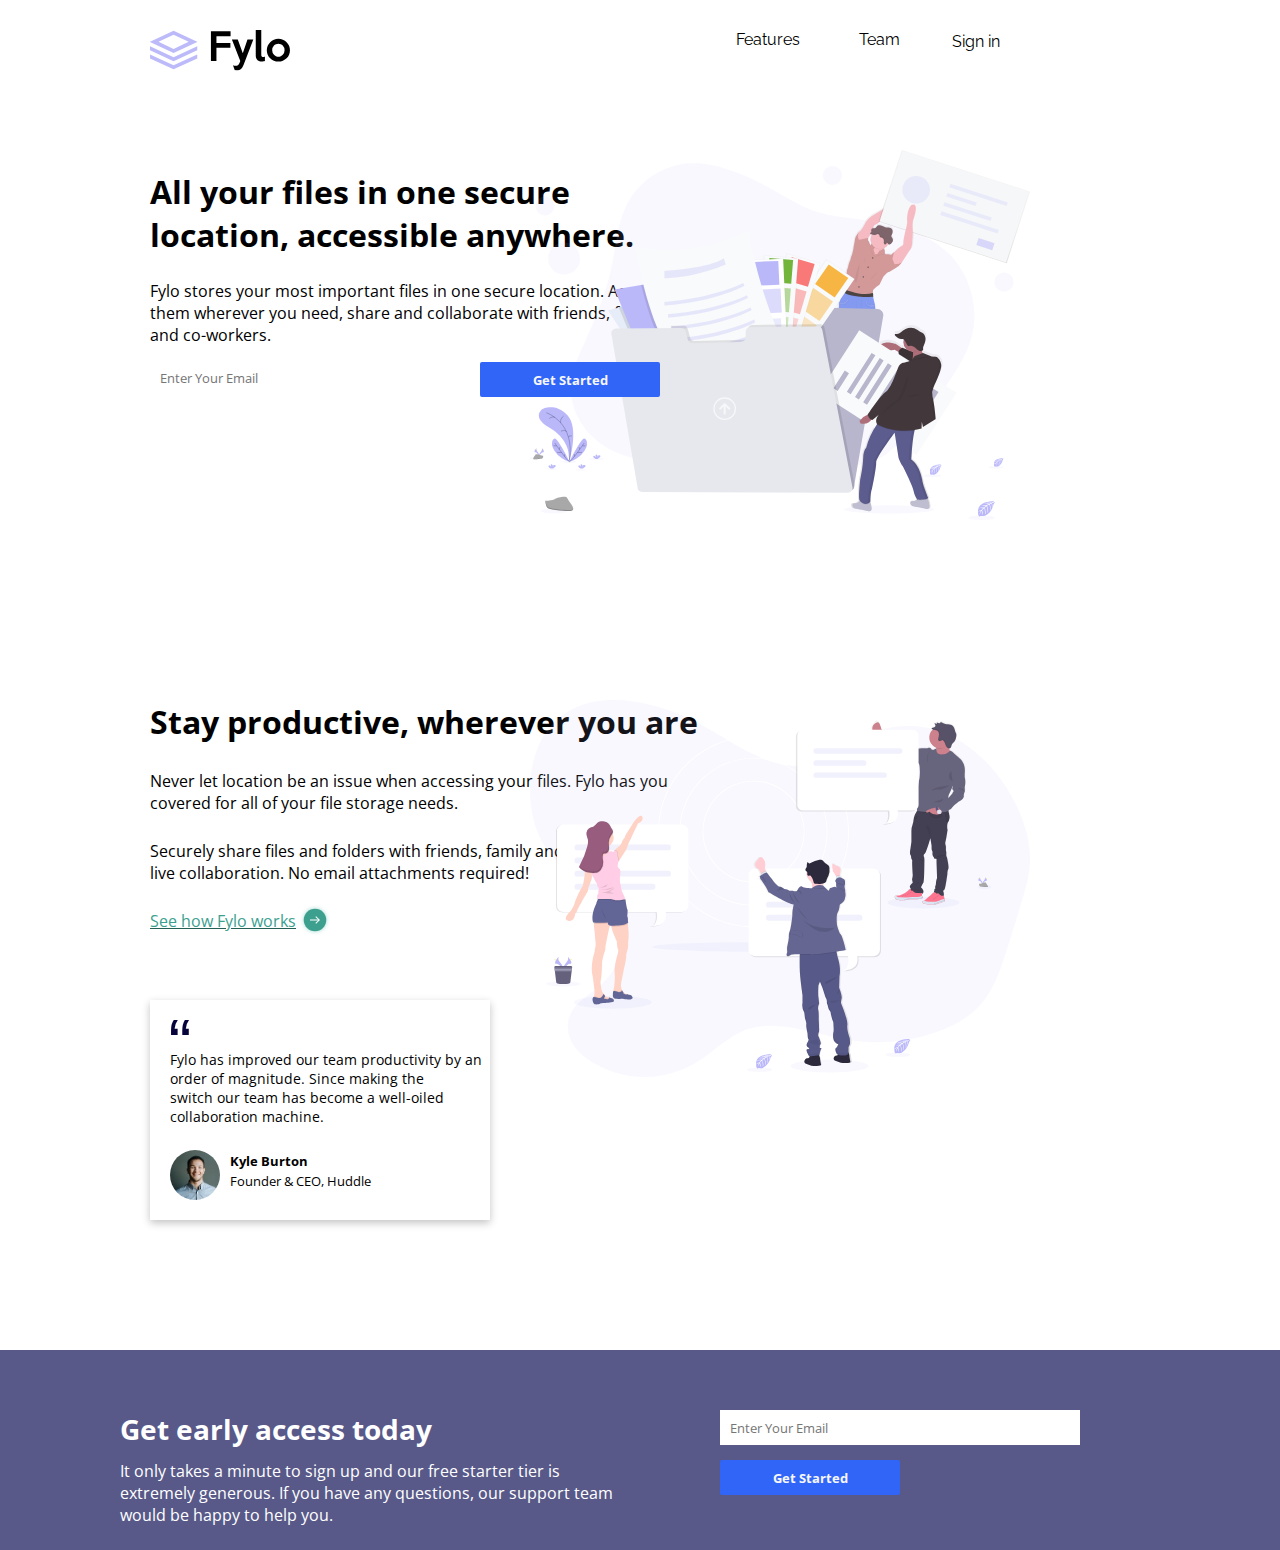
<file: index.html>
<!DOCTYPE html>
<html lang="en">
<head>
  <meta charset="UTF-8">
  <meta name="viewport" content="width=device-width, initial-scale=1.0">
  <link rel="stylesheet" href="style.css">
  <link rel="icon" type="image/png" sizes="32x32" href="./images/favicon-32x32.png">
  <title>Leaders exam</title>
</head>
<body>
  <img src="./images/logo.svg" id="main-logo">
  <div class="nav-bar">
    <a href="#" id="features">Features</a>
    <a href="#" id="team">Team</a>
    <a href="#" id="sign-in">Sign in</a>
  </div>

  <h1 id="h1-1">All your files in one secure <br> location, accessible anywhere.</h1>
  <p id="under-h1-1">Fylo stores your most important files in one secure location. 
    Access <br> them wherever you need, share and collaborate with friends, 
    family,<br> and co-workers.</p>

    <img src="./images/illustration-1.svg" id="img-1" >

    <form>
      <input type="email" placeholder="Enter Your Email" id="email">
      <button type="submit" id="get-started">Get Started</button>
    </form>

    <h1 id="h1-2">Stay productive, wherever you are</h1>
    <p id="under-h1-2">Never let location be an issue when accessing your files. Fylo has you <br>
      covered for all of your file storage needs.</p>
    <p id="under-h1-2-2">Securely share files and folders with friends, family and colleagues for <br>
      live collaboration. No email attachments required!</p>
    <a href="#" id="under-h1-2-3">See how Fylo works</a>
    <img src="./images/icon-arrow.svg" class="img-arrow">

    <div id="div1">
      <img src="./images/icon-quotes.svg" id="img-quotes">
      <p id="in-div1">  Fylo has improved our team productivity by an order of magnitude. Since 
        making the <br> switch our team has become a well-oiled collaboration machine.</p>
      <img src="./images/avatar-testimonial.jpg" id="img-CEO">
      <p id="in-div2">Kyle Burton</p>
      <p id="in-div3">Founder & CEO, Huddle</p>
    </div>

    <img src="./images/illustration-2.svg" id="img-2">

    <div id="div2">
      <h1>Get early access today</h1>
      <p>It only takes a minute to sign up and our free starter tier is <br>extremely generous. 
        If you have any questions, our support team <br>would be happy to help you.</p>
        <form>
          <input type="text" placeholder="Enter Your Email" id="email2">
          <button type="submit" id="get-started-for-free">Get Started</button>
        </form>
    </div>
    
</body>
</html>
</file>
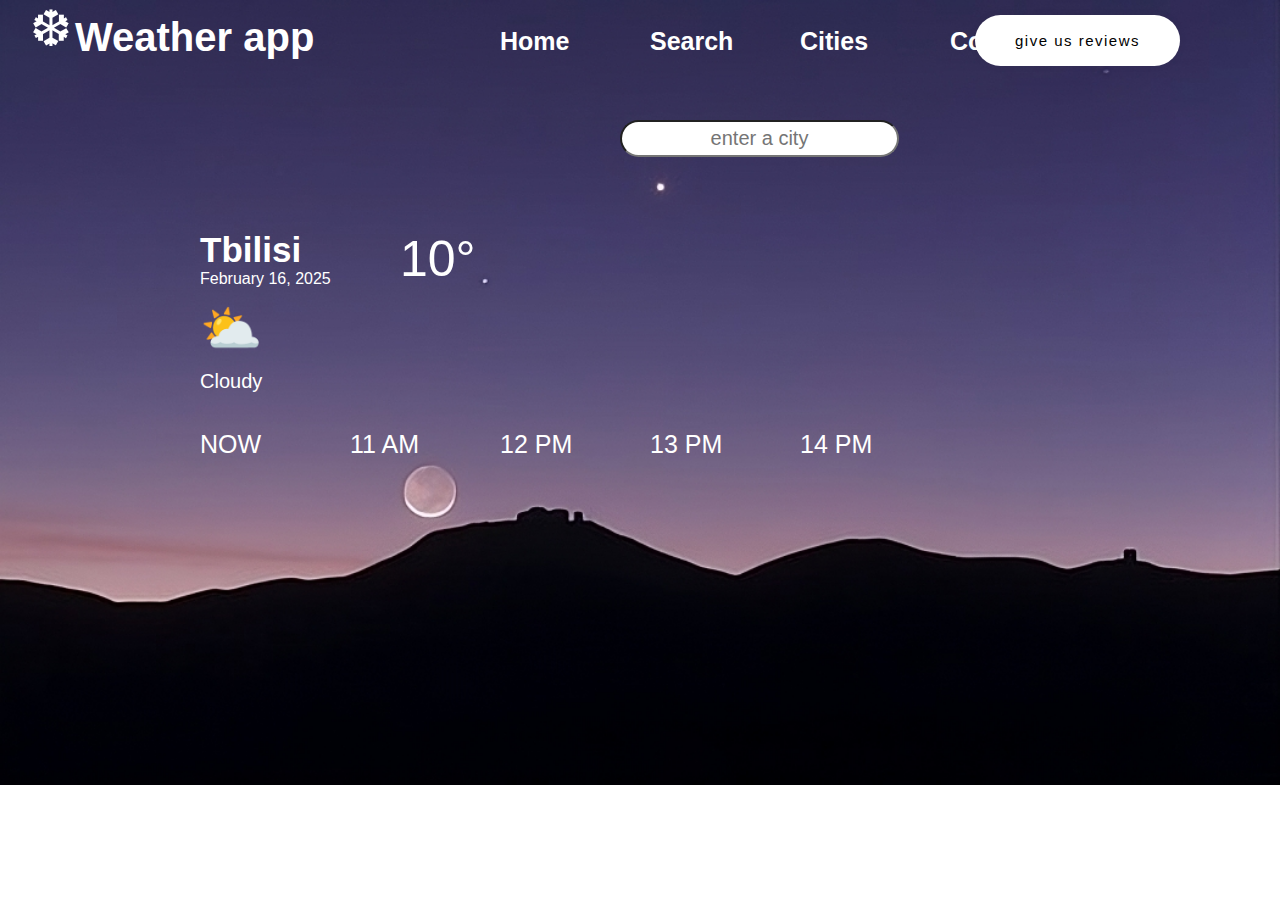
<file: exam 1/index.html>
<!DOCTYPE html>
<html lang="en">
<head>
    <meta charset="UTF-8">
    <meta name="viewport" content="width=device-width, initial-scale=1.0">
    <link rel="stylesheet" href="style.css">
    <title>Weather app</title>
</head>
<body>
    <p id="icon">❆</p> <h1>Weather app</h1>
    
    <div id="nav-bar"></div>
    <div class="nav">
        <a href="#" id="home">Home</a>
        <a href="#" id="cities">Cities</a>
        <a href="#" id="search">Search</a>
        <a href="#" id="contact">Contact</a>
    </div>

    <button id="reviews">give us reviews</button>

    <form>
        <input type="text" id="user-search" placeholder="enter a city">
    </form>


    <div class="city-weather1">
        <h2>Tbilisi</h2>
        <p id="date">February 16, 2025</p>
        <p id="cloudy">⛅</p>
        <p id="txt-cloud">Cloudy</p>

        <p id="main-deg">10°</p>
        <p id="now">NOW</p>
        <p id="eleven-am">11 AM</p>
        <p id="twelve-pm">12 PM</p>
        <p id="one-pm">13 PM</p>
        <p id="two-pm">14 PM</p>
    </div>
</body>
</html>
</file>
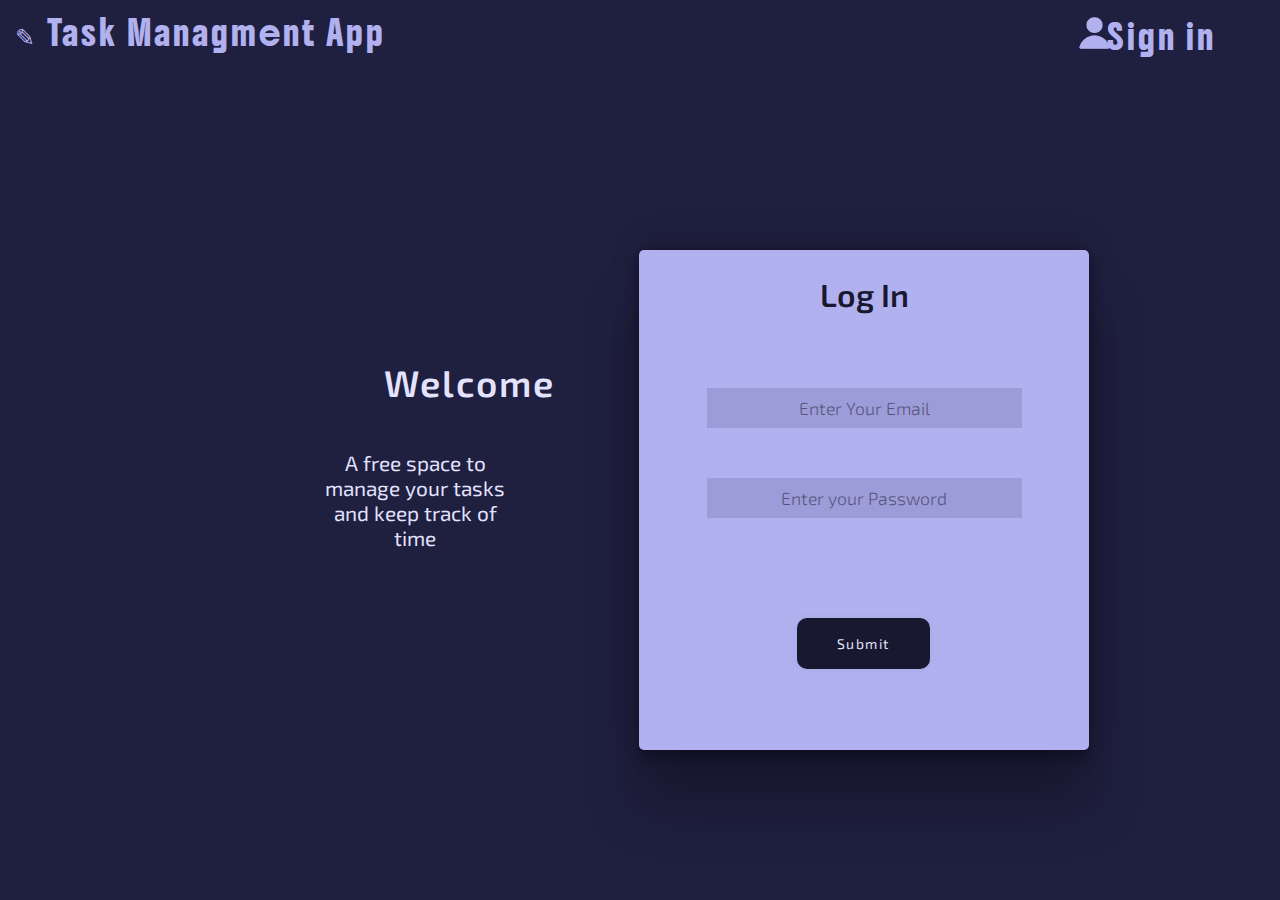
<file: exam 2/index.html>
<!DOCTYPE html>
<html lang="en">
<head>
    <meta charset="UTF-8">
    <meta name="viewport" content="width=device-width, initial-scale=1.0">
    <link rel="stylesheet" href="style.css">
    <title>Task Managment app</title>
</head>
<body>
    <h1 id="main-heading">✎ Task Managment App</h1>
    <a href="./index.html"><h1 id="main-sign-in">Sign in</h1></a>
    <img src="./images/user.png" id="sign-in-icon">
    
    <h1 id="h1-welcome">Welcome</h1>
    <p id="p1">A free space to manage your tasks and keep track of time</p>
    
    <div id="log-in-box">
        <h1 id="h1-log-in">Log In</h1>
        <input type="email" name="email" id="email-input" placeholder="Enter Your Email">
        <input type="password" name="pass" id="pass-input" placeholder="Enter your Password">
        <a href="./index2.html"><button type="submit" id="submit">Submit</button></a>
    </div>


</body>
</html>
</file>
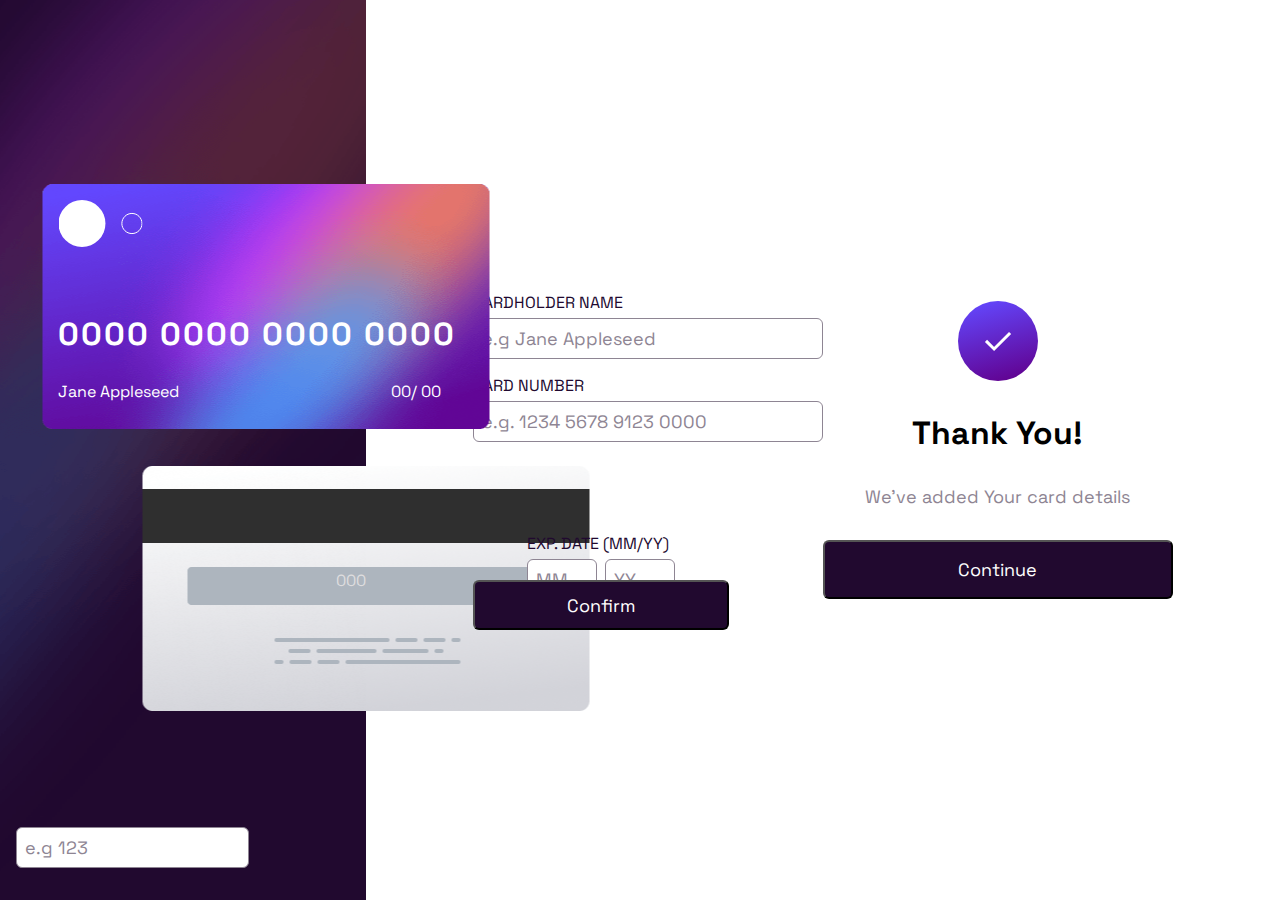
<file: exam - 2/main/index.html>
<!DOCTYPE html>
<html lang="en">
<head>
    <meta charset="UTF-8">
    <meta name="viewport" content="width=device-width, initial-scale=1.0">
    <link rel="stylesheet" href="style.css">
    <title>Document</title>
</head>
<body>

    <div class="container">
        <div class="left-section">
            <div class="cards">
                <div class="front-card">
                    <img src="./images/bg-card-front.png" alt="front-card">
                    <div class="card-container">
                        <img class="card-logo"  src="./images/card-logo.svg" alt="logo">
                        <h1 id="number">0000 0000 0000 0000</h1>
                        <div class="card-info">
                            <span id="name">Jane Appleseed</span>
                            <span id="Date">
                                <span id="month">00</span>/
                                <span id="year">00</span>
                            </span>
                        </div>
                    </div>
                </div>
                <div class="black-card">
                    <img src="./images/bg-card-back.png" alt="bg-black">
                    <span id="cvc">000</span>
                </div>
            </div>
        </div>
        <div class="right-section">
            <form>
                <div class="grid-1">
                    <label for="card-name">Cardholder Name</label>
                    <input type="text" placeholder="e.g Jane Appleseed" id="card-name" required>
                </div>
                <div class="grid-2">
                    <label for="card-number">card number</label>
                    <input type="number" id="card-number" minlength="16" maxlength="16" placeholder="e.g. 1234 5678 9123 0000" oninput="if(this.value.length > this.maxLength) this.value = this.value.slice(0, this.maxLength)" required>
                </div>
                <div class="card-info">
                    <div id="card-date">
                        <label for="card-date">Exp. Date (MM/YY)</label>
                        <div class="two-inp">
                            <div>
                                <input type="number" placeholder="MM" maxlength="2" minlength="2" id="card-month" required >
                            </div>
                            <div>
                                <input type="number" placeholder="YY" maxlength="2" minlength="2" id="card-year" required >
                            </div>
                        </div>
                    </div>
                    <div class="grid-4">
                        <label for="card-cvc">CVC</label>
                        <input type="number" minlength="3" maxlength="3" placeholder="e.g 123" id="card-cvc" required>
                    </div>
                </div>
                <button type="submit" id="submit-btn">Confirm</button>
            </form>
            <div class="thanks">
                <img src="./images/icon-complete.svg">
                <h1 class="thanks">Thank You!</h1>
                <p>We've added Your card details</p>
                <button>Continue</button>
            </div>
        </div>
    </div>
    <script src="script.js"></script>
</body>
</html>
</file>
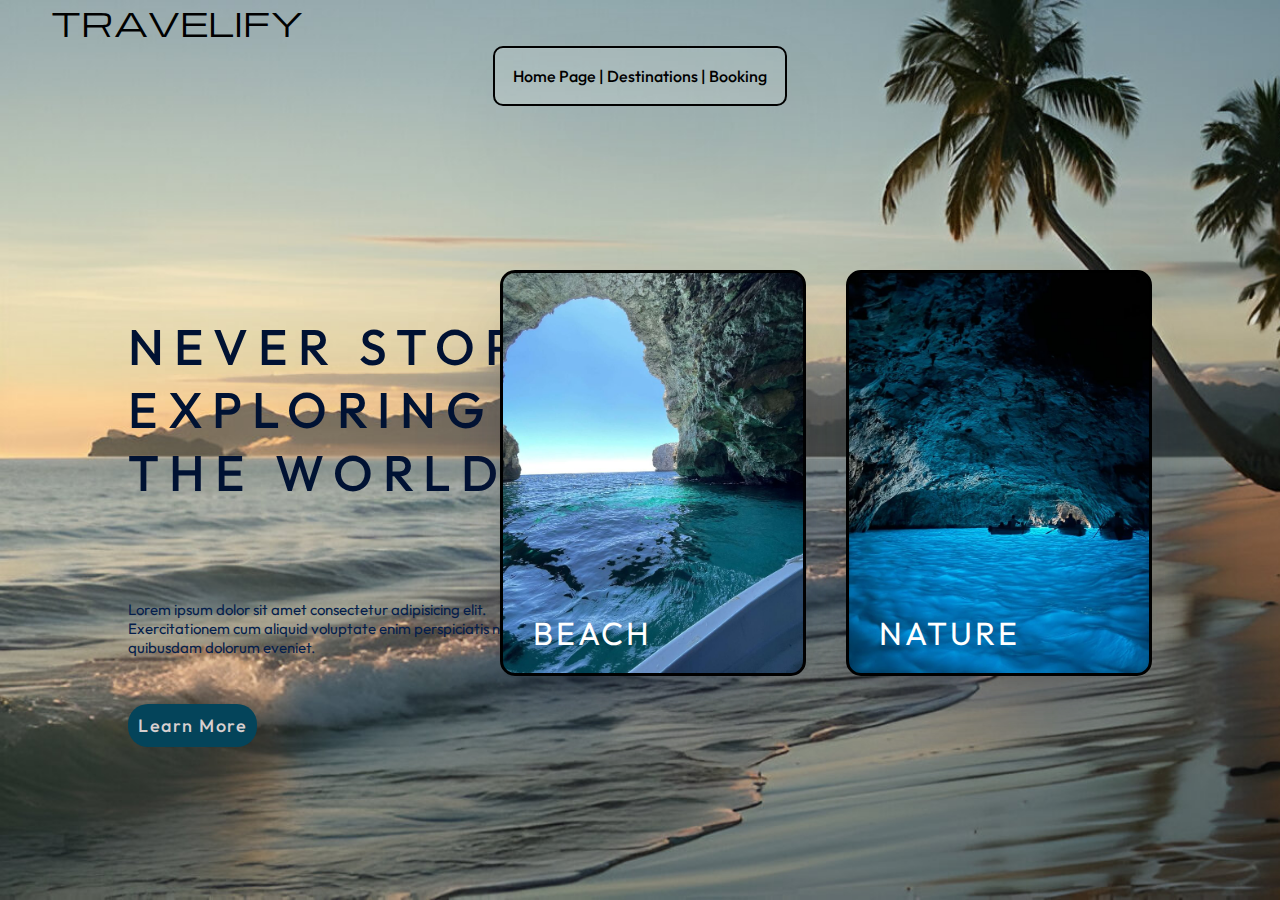
<file: exam 6/main/index.html>
<!DOCTYPE html>
<html lang="en">
<head>
    <meta charset="UTF-8">
    <meta name="viewport" content="width=device-width, initial-scale=1.0">
    <link rel="stylesheet" href="../style/style.css">
    <title>Travelify</title>
</head>
<body>
    <header>
        <!-- <img src="../images/pic1.jpg" id="img-1"> -->
        <div id="h1-div">
            <h1 id="main-logo">TRAVELIFY</h1>
        </div>

        <nav id="nav-bar">
            <div id="nav-links">
                <a href="./index.html" id="home">Home Page |</a>
                <a href="./destinations.html" id="destinations">Destinations |</a>
                <a href="./booking.html" id="booking">Booking</a>
            </div>
        </nav>
    </header>

    <main>
        <h1 id="h1-2">
            NEVER STOP <br> EXPLORING <br>THE WORLD.
        </h1>
        <p id="p-1">Lorem ipsum dolor sit amet consectetur adipisicing elit. <br> Exercitationem cum aliquid voluptate enim perspiciatis non, <br>quibusdam dolorum eveniet.</p>
        <button id="learn-more-btn">Learn More</button>

        <div class="beach-nature">
            <div id="beach">
                <p>BEACH</p>
            </div>
            <div id="nature">
                <p>NATURE</p>
            </div>
        </div>
    </main>
    <!-- <script src="../functional/script.js"></script> -->
</body>
</html>
</file>
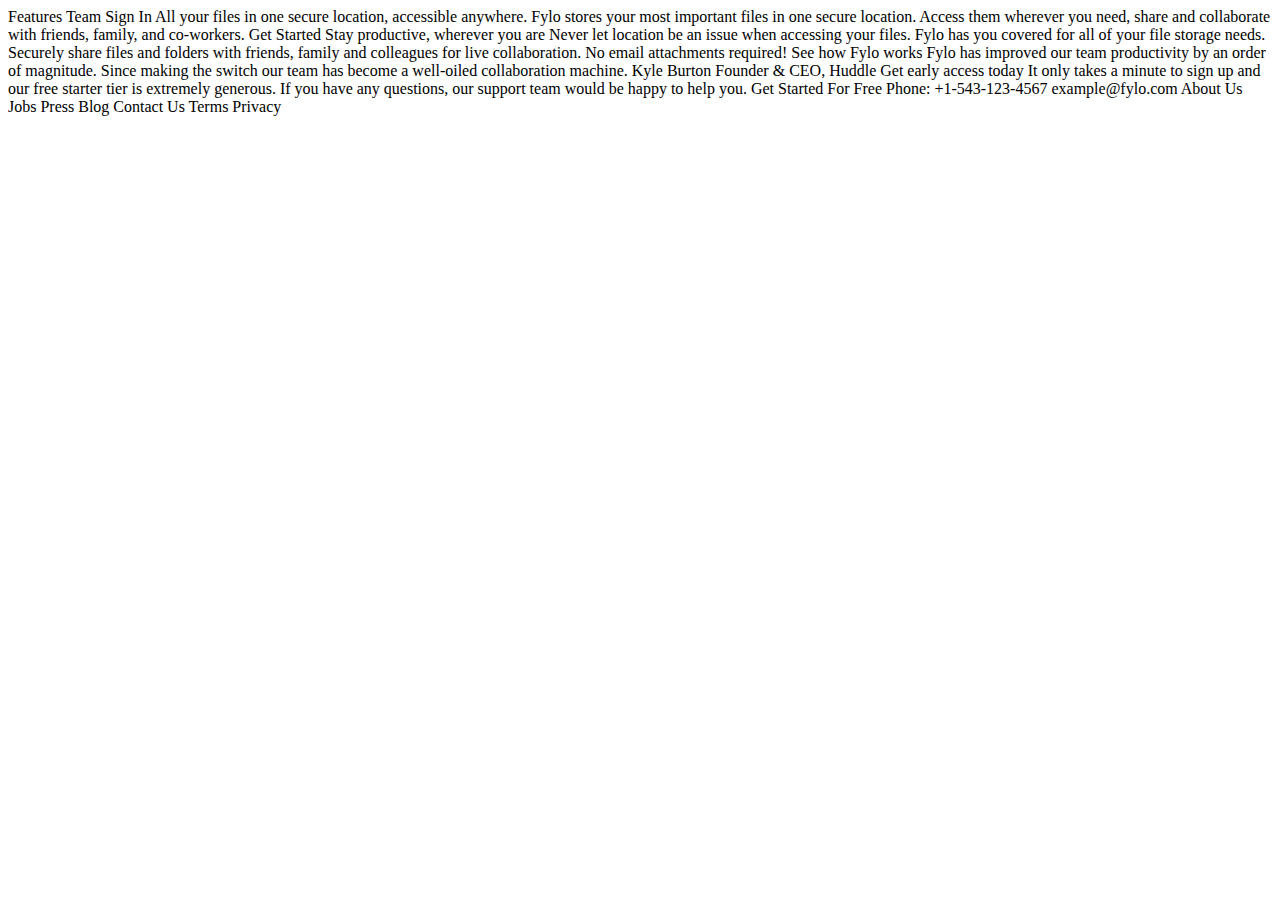
<file: index2.html>
<!DOCTYPE html>
<html lang="en">
<head>
  <meta charset="UTF-8">
  <meta name="viewport" content="width=device-width, initial-scale=1.0">
  <link rel="icon" type="image/png" sizes="32x32" href="./images/favicon-32x32.png">
  <title>Leaders exam</title>
</head>
<body>
  Features
  Team
  Sign In

  All your files in one secure location, accessible anywhere.

  Fylo stores your most important files in one secure location. 
  Access them wherever you need, share and collaborate with friends, 
  family, and co-workers.

  Get Started

  Stay productive, wherever you are

  Never let location be an issue when accessing your files. Fylo has you 
  covered for all of your file storage needs.

  Securely share files and folders with friends, family and colleagues for 
  live collaboration. No email attachments required!

  See how Fylo works

  Fylo has improved our team productivity by an order of magnitude. Since 
  making the switch our team has become a well-oiled collaboration machine.

  Kyle Burton
  Founder & CEO, Huddle

  Get early access today

  It only takes a minute to sign up and our free starter tier is extremely generous. 
  If you have any questions, our support team would be happy to help you.

  Get Started For Free

  Phone: +1-543-123-4567
  example@fylo.com

  About Us
  Jobs
  Press
  Blog

  Contact Us
  Terms
  Privacy
</body>
</html>
</file>
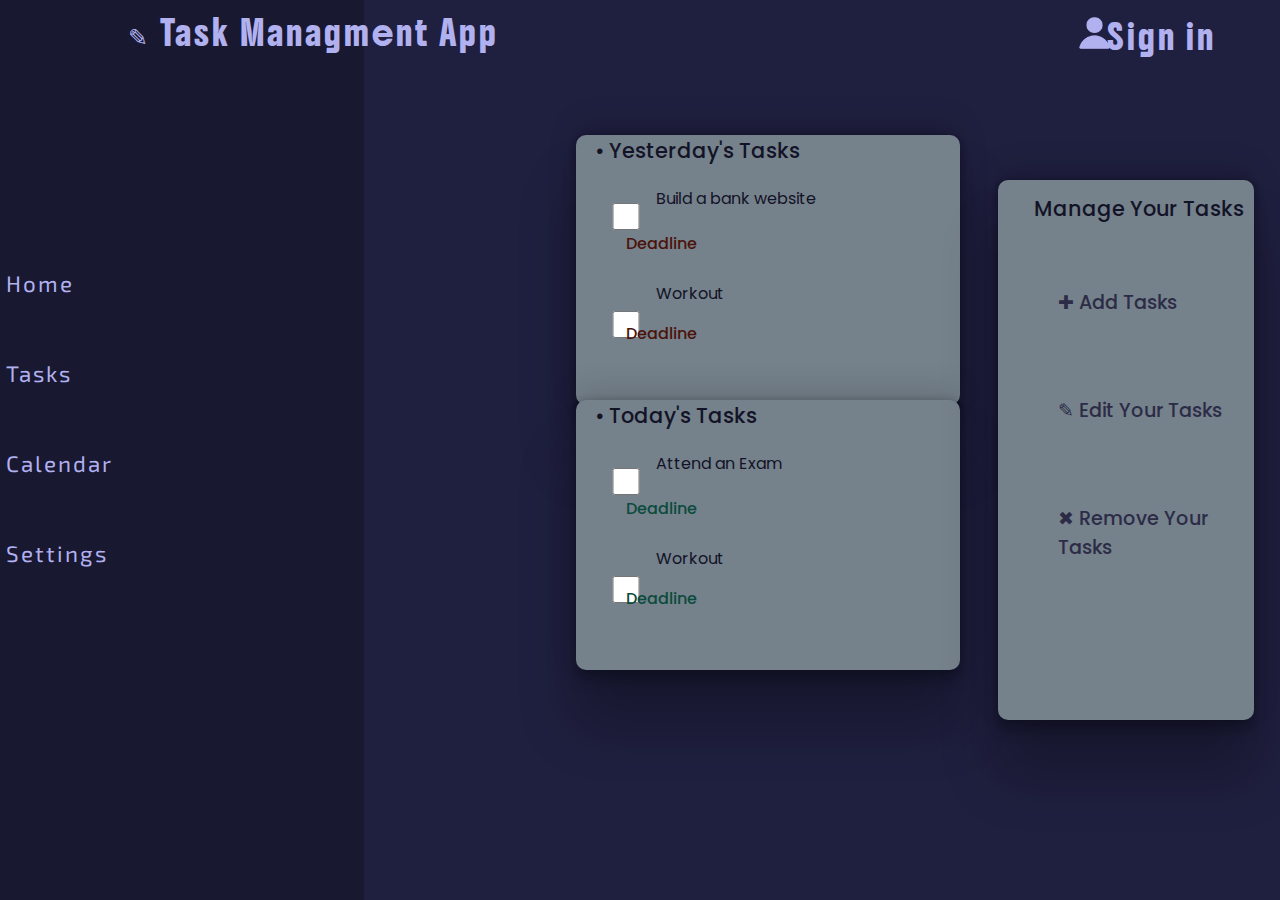
<file: exam 2/index2.html>
<!DOCTYPE html>
<html lang="en">
<head>
    <meta charset="UTF-8">
    <meta name="viewport" content="width=device-width, initial-scale=1.0">
    <link rel="stylesheet" href="style2.css">
    <title>Task Managment app</title>
</head>
<body>
        <h1 id="main-heading">✎ Task Managment App</h1>


    <div id="side-bar">

        <p id="p1">Home</p>
        <p id="p2">Tasks</p>
        <p id="p3">Calendar</p>
        <p id="p4">Settings</p>
    </div>
    <a href="./index.html"><h1 id="main-sign-in">Sign in</h1></a>
    <img src="./images/user.png" id="sign-in-icon">

    <div id="task-box1">
        <h2 id="yesterday">• Yesterday's Tasks</h2>
        <input type="checkbox" id="checkbox1" >
        <p id="web">Build a bank website</p>
        <p id="deadline1">Deadline</p>

        <input type="checkbox" id="checkbox2" >
        <p id="workout">Workout</p>
        <p id="deadline2">Deadline</p>
    </div>
    
    <div id="task-box2">
        <h2 id="today">• Today's Tasks</h2>
        <input type="checkbox" id="checkbox1" >
        <p id="web">Attend an Exam</p>
        <p id="deadline3">Deadline</p>

        <input type="checkbox" id="checkbox2" >
        <p id="workout">Workout</p>
        <p id="deadline4">Deadline</p>
    </div>
    
    <div id="task-box3">
        <h2 id="manage">Manage Your Tasks</h2>
        <p id="add">✚ Add Tasks</p>
        <p id="edit"> ✎ Edit Your Tasks</p>
        <p id="remove"> ✖ Remove Your Tasks</p>
    </div>

</body>
</html>
</file>
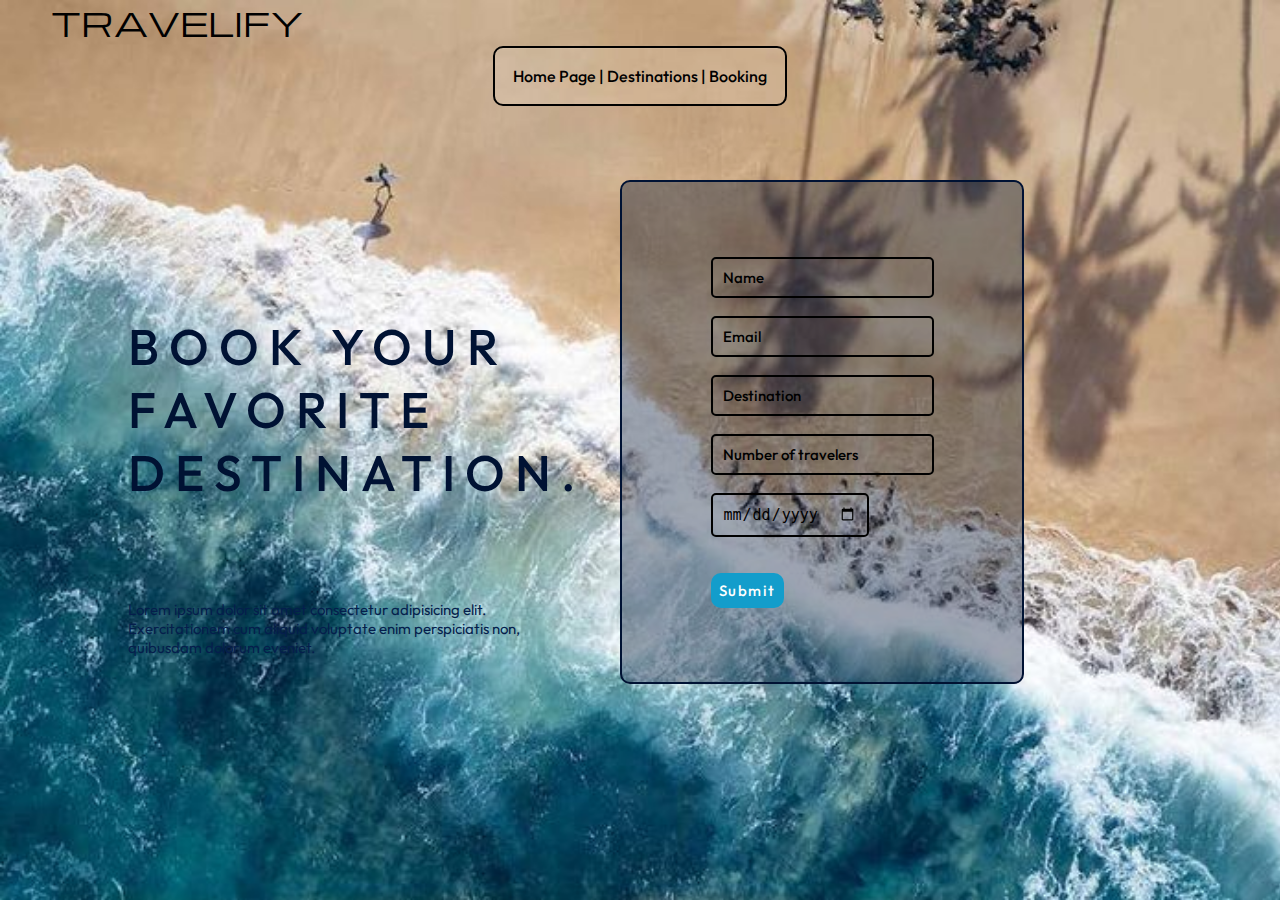
<file: exam 6/main/booking.html>
<!DOCTYPE html>
<html lang="en">
<head>
    <meta charset="UTF-8">
    <meta name="viewport" content="width=device-width, initial-scale=1.0">
    <link rel="stylesheet" href="../style/style3.css">
    <title>Travelify</title>
</head>
<body>
    <header>
        <!-- <img src="../images/pic1.jpg" id="img-1"> -->
        <div id="h1-div">
            <h1 id="main-logo">TRAVELIFY</h1>
        </div>

        <nav id="nav-bar">
            <div id="nav-links">
                <a href="./index.html" id="home">Home Page |</a>
                <a href="./destinations.html" id="destinations">Destinations |</a>
                <a href="./booking.html" id="booking">Booking</a>
            </div>
        </nav>
    </header>

    <main>
        <h1 id="h1-2">
            BOOK YOUR <br> FAVORITE <br>DESTINATION.
        </h1>
        <p id="p-1">Lorem ipsum dolor sit amet consectetur adipisicing elit. <br> Exercitationem cum aliquid voluptate enim perspiciatis non, <br>quibusdam dolorum eveniet.</p>
        <!-- <button id="learn-more-btn">Learn More</button> -->

        <div id="book-card">
            <form id="form">
                <input type="text" placeholder="Name" name="name"> <br><br>
                <input type="email" placeholder="Email" name="email"> <br><br>
                <input type="text" placeholder="Destination" name="destination"> <br><br>
                <input type="number" placeholder="Number of travelers" name="travelers"> <br><br>
                <input type="date" placeholder="Travel Date" name="date"> <br><br><br>


                <button type="submit"><a href="./confirmation.html">Submit</a></button>
            </form>
        </div>

    </main>
    <script src="../functional/script.js"></script>
</body>
</html>
</file>
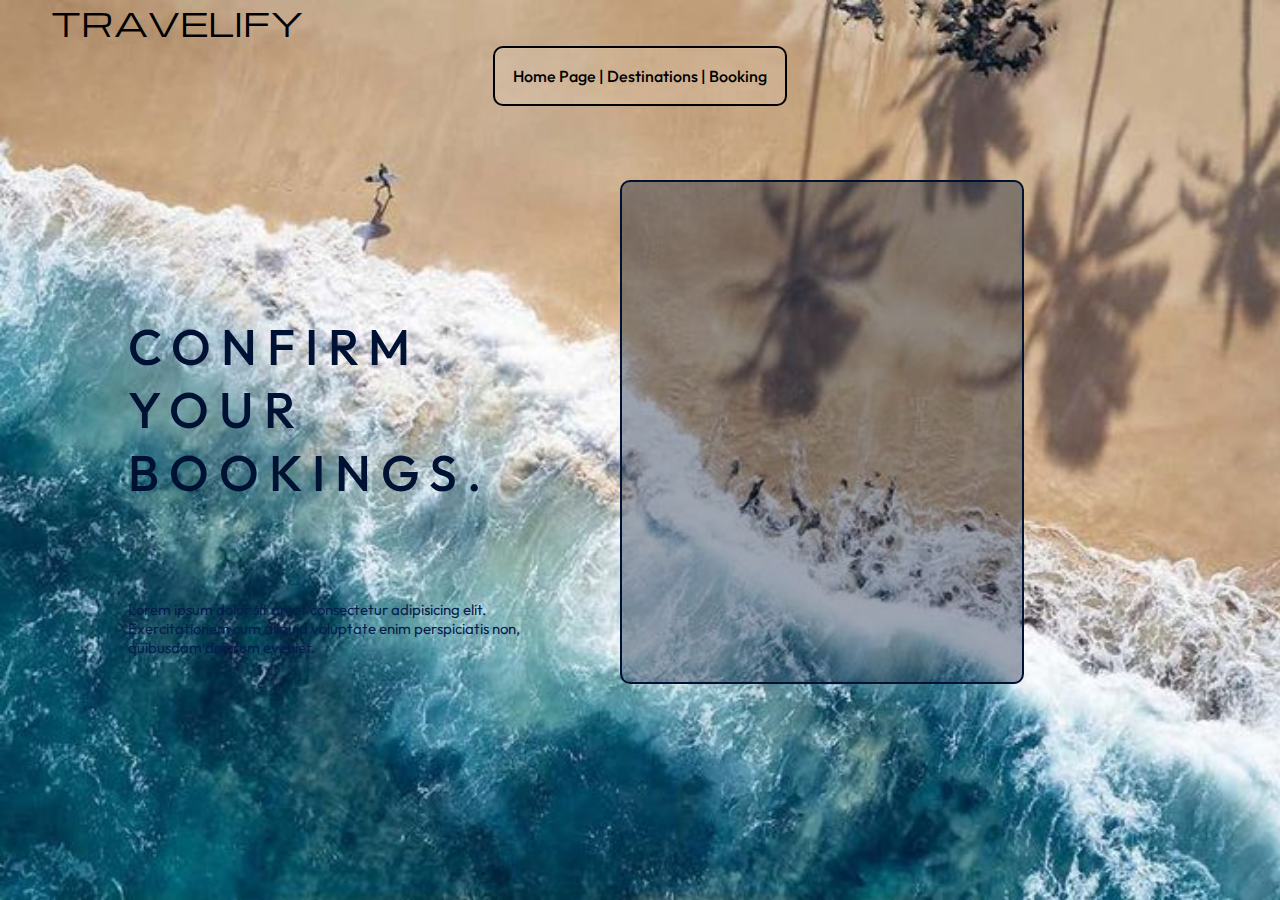
<file: exam 6/main/confirmation.html>
<!DOCTYPE html>
<html lang="en">
<head>
    <meta charset="UTF-8">
    <meta name="viewport" content="width=device-width, initial-scale=1.0">
    <link rel="stylesheet" href="../style/style3.css">
    <title>Travelify</title>
</head>
<body>
    <header>
        <!-- <img src="../images/pic1.jpg" id="img-1"> -->
        <div id="h1-div">
            <h1 id="main-logo">TRAVELIFY</h1>
        </div>

        <nav id="nav-bar">
            <div id="nav-links">
                <a href="./index.html" id="home">Home Page |</a>
                <a href="./destinations.html" id="destinations">Destinations |</a>
                <a href="./booking.html" id="booking">Booking</a>
            </div>
        </nav>
    </header>

    <main>
        <h1 id="h1-2">
            CONFIRM <br> YOUR <br>BOOKINGS.
        </h1>
        <p id="p-1">Lorem ipsum dolor sit amet consectetur adipisicing elit. <br> Exercitationem cum aliquid voluptate enim perspiciatis non, <br>quibusdam dolorum eveniet.</p>


        <div id="book-card">
            <div class="confirm-info">

            </div>
        </div>

    </main>
    <script src="../functional/script.js"></script>
</body>
</html>
</file>
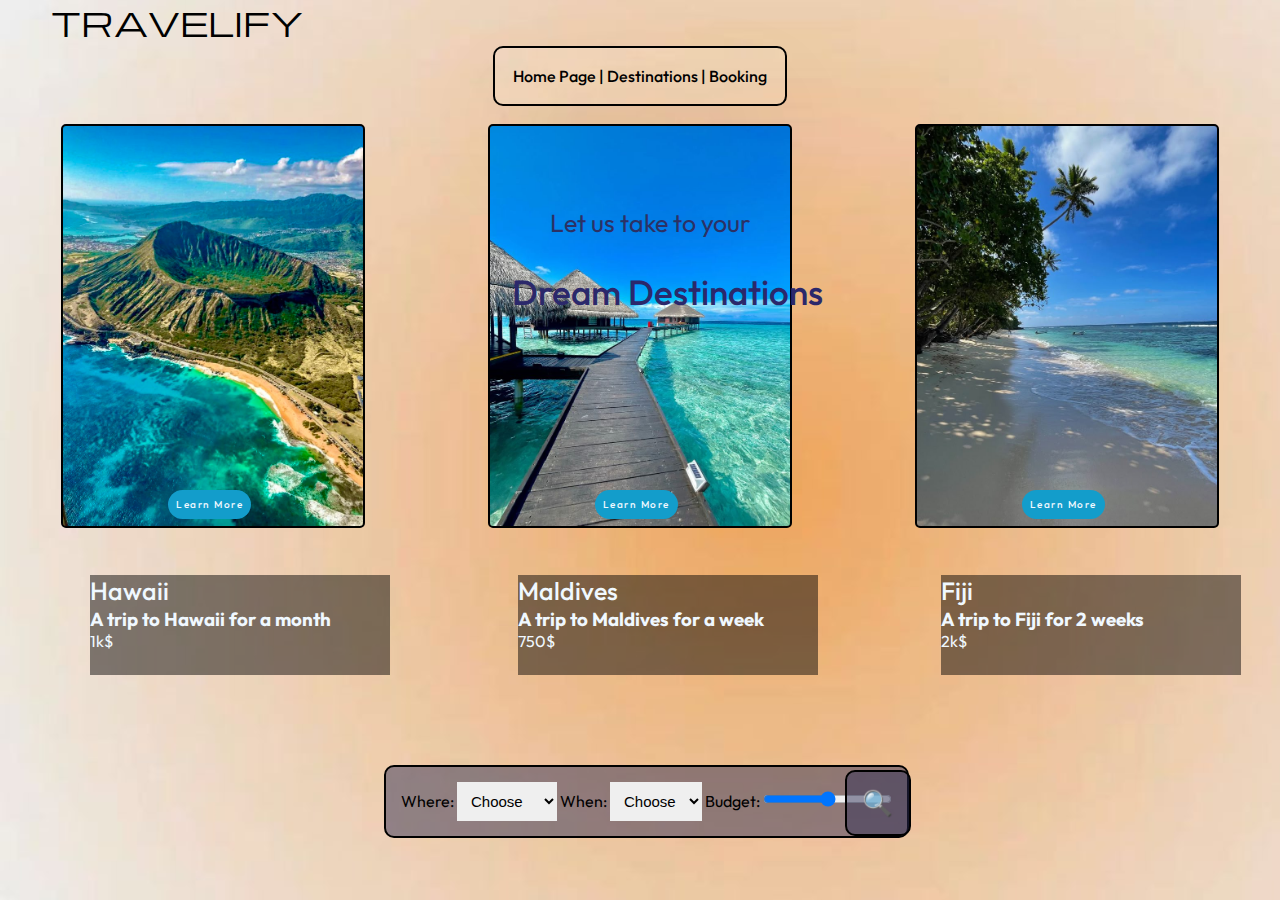
<file: exam 6/main/destinations.html>
<!DOCTYPE html>
<html lang="en">
<head>
    <meta charset="UTF-8">
    <meta name="viewport" content="width=device-width, initial-scale=1.0">
    <link rel="stylesheet" href="../style/style2.css">
    <title>Travelify</title>
</head>
<body>
    <header>
        <!-- <img src="../images/pic1.jpg" id="img-1"> -->
        <div id="h1-div">
            <h1 id="main-logo">TRAVELIFY</h1>
        </div>

        <nav id="nav-bar">
            <div id="nav-links">
                <a href="./index.html" id="home">Home Page |</a>
                <a href="./destinations.html" id="destinations">Destinations |</a>
                <a href="./booking.html" id="booking">Booking</a>
            </div>

        </nav>
    </header>

    <main>
        <!-- <img src="../images/pic3.jpg" id="pic3"> -->
        <div class="texts">
            <h2 id="h2-1">Let us take to your</h2> <br>
            <h1 id="h1-1">Dream Destinations</h1>
        </div>

        <div id="form">
            <form>
                <label for="where">Where:</label>
                <select name="Where" id="where" placeholder="where">
                    <option value="Choose" selected>Choose</option>
                    <option value="Hawaii">Hawaii</option>
                    <option value="Maldives">Maldives</option>
                    <option value="Fiji">Fiji</option>
                </select>

                <label for="when">When:</label>

                <select name="When" id="When">
                    <option value="Choose" selected>Choose</option>
                    <option value="June">June</option>
                    <option value="July">July</option>
                    <option value="August">August</option>
                </select>

                <label for="budget">Budget: </label>
                    <input type="range" name="" id="">

                
            </form>

        </div>
        <button id="search-btn">🔍</button>

        <div id="destinations2">
            <div id="Hawaii">
                <div id="desc-1">
                    <h2>Hawaii</h2>
                    <h3>A trip to Hawaii for a month</h3>
                    <p>1k$</p>
                </div>
                <button id="btn-1">Learn More</button>

            </div>
            <div id="Maldives">
                <div id="desc-2">
                    <h2>Maldives</h2>
                    <h3>A trip to Maldives for a week</h3>
                    <p>750$</p>
                </div>
            <button id="btn-2">Learn More</button>
            

            </div>
            <div id="Fiji">
                <div id="desc-3">
                    <h2>Fiji</h2>
                    <h3>A trip to Fiji for 2 weeks</h3>
                    <p>2k$</p>
                </div>
            <button id="btn-3">Learn More</button>

            </div>
        </div>


    </main>
    <!-- <script src="../functional/script.js"></script> -->
</body>
</html>
</file>
<file: style.css>
@import url('https://fonts.googleapis.com/css2?family=Raleway:ital,wght@0,100..900;1,100..900&display=swap');
@import url('https://fonts.googleapis.com/css2?family=Open+Sans:ital,wght@0,300..800;1,300..800&display=swap');

*{
    margin:0;
    padding:0;
}

html{
    scroll-behavior: smooth;
}

body{
    width:100%;
    background-color: white;
    font-family: Open Sans;
}

#main-logo{
    position:absolute;
    top:30px;
    left:150px;
    width:140px;
}

.nav-bar a{
    text-decoration: none;
    color: black;
    font-family: Raleway;
    font-weight: 400;
}

.nav-bar{
    row-gap:20px;
    position: absolute;
    top:30px;
    right:280px;
}

#features{
    position: inherit;
    right:200px;
}

#team{
    position: inherit;
    right:100px;
}

#h1-1{
    font-weight: 700;
    display: flex;
    position: absolute;
    top:170px;
    left:150px;
}

#under-h1-1{
    display: flex;
    position: absolute;
    top:280px;
    left:150px;
}

#img-1{
    width:500px;
    position: absolute;
    top:150px;
    right:250px;
}

#email{
    height: 35px;
    width: 300px;
    position: absolute;
    top:360px;
    left:150px;
    padding-left: 10px;
    font-family: Open Sans;
    border:black;
}

#get-started{
    border:none;
    font-family: Open Sans;
    position: absolute;
    top:362px;
    left:480px;
    width:180px;
    height:35px;
    border-radius:2px;
    font-weight: bold;
    color: hsl(240, 75%, 98%);
    background-color: hsl(224, 93%, 58%);
    transition:0.8s;
}

#get-started:active{
    background-color:hsl(224, 85%, 70%) ;
}
#get-started:hover{
    letter-spacing: 2px;
    background-color:hsl(224, 85%, 70%) ;
}

#email:active:hover{
    border:red;
}

#h1-2{
    font-weight: 700;
    display: flex;
    position: absolute;
    top:700px;
    left:150px;
}

#under-h1-2{
    display: flex;
    position: absolute;
    top:770px;
    left:150px;
}

#under-h1-2-2{
    display: flex;
    position: absolute;
    top:840px;
    left:150px;
}

#under-h1-2-3{
    display: flex;
    position: absolute;
    top:910px;
    left:150px;
    text-decoration: underline hsl(170, 45%, 26%);
    color: hsl(170, 45%, 43%);
}

.img-arrow{
    width:30px;
    position:absolute;
    top:905px;
    left:300px;
}

#div1{
    width:300px;
    height:180px;
    background: white;
    box-shadow: rgba(0, 0, 0, 0.24) 0px 3px 8px;
    position:absolute;
    top:1000px;
    left:150px;
    padding:20px;
}

#img-2{
    width:500px;
    position: absolute;
    top:700px;
    right:250px;
}

#img-quotes{
    width:20px;
}

#in-div1{
    position: absolute;
    top:50px;
    font-size:14px;
}

#img-CEO{
    width:50px;
    border-radius:50%;
    position: absolute;
    bottom:20px;
    left:20px;
}


#in-div2{
    position: absolute;
    bottom:50px;
    left:80px;
    font-weight: bold;
    font-size:13px;
}

#in-div3{
    position: absolute;
    bottom:30px;
    left:80px;
    font-size:13px;
}

#div2{
    background:hsl(238, 22%, 44%);
    width:100%;
    height:200px;
    position:absolute;
    top:1350px;
    color:white;
}

#div2 h1{
    font-size:28px;
    position: absolute;
    left:120px;
    top:60px;
}

#div2 p{
    position: absolute;
    left:120px;
    top:110px;
}

#email2{
    height: 35px;
    width: 350px;
    position: absolute;
    top:60px;
    right:200px;
    padding-left: 10px;
    font-family: Open Sans;
    border:black;
}

#get-started-for-free{
    border:none;
    font-family: Open Sans;
    position: absolute;
    top:110px;
    right:380px;
    width:180px;
    height:35px;
    border-radius:2px;
    font-weight: bold;
    color: hsl(240, 75%, 98%);
    background-color: hsl(224, 93%, 58%);
    transition:0.8s;
}

#get-started-for-free:active{
    background-color:hsl(224, 85%, 70%) ;
}
#get-started-for-free:hover{
    letter-spacing: 2px;
    background-color:hsl(224, 85%, 70%) ;
}
</file>
<file: exam 1/style.css>
*{
    margin: 0;
    padding:0;
    font-family: arial;
}

body{
    background-image: url("./image2.jpeg");
    background-repeat: no-repeat ;
    background-size: 100%;
}

/* #nav-bar{
    background-color:rgb(14, 3, 32);
    width:100%;
    height:100px;
    position:fixed;
    top:0px;
    z-index: 1;
} */

h1{
    color:rgb(255, 255, 255);
    z-index: 3;
    position:absolute;
    top:15px;
    left:75px;
    font-size:40px;
}

#icon{
    color:white;
    font-size: 50px;
    position:absolute;
    top:0px;
    left:30px;
}

.nav{
    position:absolute;
    left:50px;
}

.nav a{
    text-decoration: none;
    color: white;
    font-weight: bold;
    font-size:25px;
    /* display: flex;
    align-items: center;
    justify-content: space-evenly;
    gap:20px;  */
}

#home, #search, #cities, #contact{
    position:absolute;
    top:27px;

}

#home{
    position: absolute;
    left:450px;
}

#search{
    position: absolute;
    left:600px;
}

#cities{
    position: absolute;
    left:750px;
}

#contact{
    position: absolute;
    left:900px;
}

#reviews{
    position: absolute;
    top:15px;
    right:100px;
    padding:17px 40px;
    border-radius: 50px;
    cursor:pointer;
    border:0;
    background-color: white;
    box-shadow: rgb(0 0 0 / 0.05) 0 0 8px;
    letter-spacing: 1.5px;
    font-size: 15px;
    transition: all 0.5s ease;
}

button:hover{
    letter-spacing: 3px;
    background-color: rgb(0, 0, 0);
    color:rgb(0, 0, 0);
    box-shadow: rgb(81,76,93) 0px 7px 29px 0px;
}

button:active{
    letter-spacing: 3px;
    background-color: black;
    color:rgb(255, 255, 255);
    box-shadow: rgb(81,76,93) 0px 0px 0px 0px;
    transform: translate(0px,10px);
    transition:100ms;
}

#user-search{
    position: absolute;
    top:120px;
    left:620px;
    border-radius: 20px;
    font-size: 20px;
    padding:5px;
    text-align: center;
    transition: 1s;
}

#user-search:hover{
    transform: scale(1.2);
}

#cloudy{
    font-size: 20px;
}

h2{
    color:white;
    font-size:35px;
    position:absolute;
    top:230px;
    left:200px;
}

#date{
    color:white;
    position: absolute;
    top:270px;
    left:200px;
}

#cloudy{
    font-size:50px;
    position: absolute;
    top:300px;
    left:200px;
}

#txt-cloud{
    color:white;
    font-size: 20px;
    position: absolute;
    top:370px;
    left:200px;
}

#now, #eleven-am, #twelve-pm, #one-pm, #two-pm{
    color:white;
    font-size:25px;
    position:absolute;
    top:430px;
}

#now{
    left:200px;
}

#eleven-am{
    left:350px;
}

#twelve-pm{
    left:500px;
}

#one-pm{
    left:650px;
}

#two-pm{
    left:800px;
}


#main-deg{
    font-size:50px;
    position:absolute;
    top:230px;
    left:400px;
    color:white;
}
</file>
<file: exam 2/style.css>
@import url('https://fonts.googleapis.com/css2?family=Boldonse&display=swap');
/* .boldonse-regular {
    font-family: "Boldonse", system-ui;
    font-weight: 400;
    font-style: normal;
}
   */

@import url('https://fonts.googleapis.com/css2?family=Exo+2&display=swap');


/* .exo-2-<uniquifier> {
    font-family: "Exo 2", sans-serif;
    font-optical-sizing: auto;
    font-weight: 400;
    font-style: normal;
} */

*{
    margin:0;
    padding:0;
}

body{
    background: rgb(31, 31, 63);
    display: flex;
    align-items: center;
    justify-content: center;
    min-height: 100vh;
}

#main-heading{
    color: rgb(177, 177, 239);
    font-family: "Boldonse", system-ui;
    font-weight: 400;
    font-style: normal;
    letter-spacing: 3px;
    font-size:150%;
    align-items:start;
    position: absolute;
    top:10px;
    left:15px;
    transition: 0.5s;
}

#main-sign-in{
    color: rgb(177, 177, 239);
    font-family: "Boldonse", system-ui;
    font-weight: 400;
    font-style: normal;
    letter-spacing: 3px;
    font-size:150%;
    align-items:start;
    position: absolute;
    top:1.5%;
    right:5%;
    transition: 0.5s;
}
#main-sign-in:hover{
    color: rgb(227, 227, 255);
}

#sign-in-icon{
    position: absolute;
    top:1.5%;
    /* right:140px; */
    right: 13%;
    width: 3%;
}

#main-heading:hover{
    color: rgb(227, 227, 255);
}

#log-in-box{
    background: rgb(177, 177, 239);
    width:450px;
    height:500px;
    position: relative;
    top:50px;
    left:10%;
    box-shadow: rgba(0, 0, 0, 0.25) 0px 54px 55px, rgba(0, 0, 0, 0.12) 0px -12px 30px, rgba(0, 0, 0, 0.12) 0px 4px 6px, rgba(0, 0, 0, 0.17) 0px 12px 13px, rgba(0, 0, 0, 0.09) 0px -3px 5px;
    border-radius: 5px;

}

#h1-welcome{
    font-family: "Exo 2", sans-serif;
    font-optical-sizing: auto;
    font-weight: 600;
    font-style: normal;
    color: rgb(227, 227, 255);
    font-size: 230%;
    position: absolute;
    top:40%;
    left:30%;
    letter-spacing: 2px;
}

#p1{
    font-family: "Exo 2", sans-serif;
    font-optical-sizing: auto;
    font-weight: 400;
    font-style: normal;
    color: rgb(227, 227, 255);
    display: flex;
    font-size: 130%;
    width:15%;
    text-align:center;
    position: relative;
    top:50px;
    z-index: 10;
}

#h1-log-in{
    text-align: center;
    font-family: "Exo 2", sans-serif;
    font-optical-sizing: auto;
    font-weight: 600;
    font-style: normal;
    color: rgb(24, 24, 49);
    position: relative;
    top:5%;
}

#email-input{
    width:70%;
    height:8%;
    border:none;
    background-color: rgba(143, 143, 201, 0.614);
    position: relative;
    left:15%;
    top:20%;
    text-align: center;
    font-family: "Exo 2", sans-serif;
    font-optical-sizing: auto;
    font-weight: 300;
    font-style: normal;
    font-size:110%;
    transition: 1s;
}

#email-input::placeholder, #pass-input::placeholder{
    color:rgba(24, 24, 49, 0.57);
}

#email-input::placeholder:hover, #pass-input::placeholder:hover{
    transform: scale(1.5);
}


#pass-input{
    width:70%;
    height:8%;
    border:none;
    background-color: rgba(143, 143, 201, 0.614);
    position: relative;
    left:15%;
    top:30%;
    font-size:110%;
    text-align: center;
    font-family: "Exo 2", sans-serif;
    font-optical-sizing: auto;
    font-weight: 300;
    font-style: normal;
    transition: 1s;
}

#pass-input:hover, #email-input:hover{
    transform: scale(1.1);
}

#log-in-box button{
    position: relative;
    top:50%;
    right:-35%;
    z-index: 12;
    padding:17px 40px;
    border-radius: 10px;
    cursor:pointer;
    border:0;
    background-color:rgb(24, 24, 49); 
    color:rgb(227, 227, 255);    font-family: "Exo 2", sans-serif;
    font-optical-sizing: auto;
    font-weight: 400;
    font-style: normal;
    box-shadow: rgb(0 0 0 / 0.05) 0 0 8px;
    letter-spacing: 1.5px;
    font-size:14px;
    transition: all 0.5s ease;
}

#log-in-box button:hover{
    letter-spacing:3px;
    background-color: rgb(35, 35, 54);
    color:white;
    box-shadow: rgb(81, 76, 93) 0px 7px 29px 0px;
}

#log-in-box button:active{
    letter-spacing: 3px;
    background-color:rgb(35, 35, 54);
    color:white;
    box-shadow:  rgb(81, 76, 93) 0px 0px 0px 0px;
    transform: translateY(10px);
    transition:100ms;
}
</file>
<file: exam - 2/main/style.css>
/* responsive ვერ მოვასწარი */


@import url('https://fonts.googleapis.com/css2?family=Space+Grotesk:wght@300..700&display=swap');

*{
    margin: 0;
    padding: 0;
    font-family: "Space Grotesk", sans-serif;
    box-sizing: border-box;
}

body{
    min-height: 100vh;
}

.hidden{
    display:none !important;
}

.error{
    border: 2px solid red;
}

.error-msg{
    gap:0;
}

.error-msg::after{
    content: "cant be blank";
    color: white;
    margin-top:3.2px ;
}

.container{
    display: flex;
    align-items: center;
}

.left-section{
    min-height:100vh;
    width: 40%;
    background-image: url("./images/bg-main-desktop.png");
    background-position: center;
    background-size: cover;
    background-repeat: no-repeat;
    position: relative;
}

.cards{
    position: absolute;
    top: 50%;
    display: flex;
    flex-direction: column;
    gap:32px;
    left:100%;
    transform: translate(-50%, -50%);
}

.front-card{
    position: relative;
    transform: translateX(-100px);
}

.card-logo{
    position: absolute;
    top:16px;
    left:16px;
}

#number{
    position: absolute;
    color:white;
    bottom:80px;
    left:16px;
    letter-spacing: 2px;
}

.card-info{
    position: absolute;
    bottom:32px;
    left:16px;
    right:48px;
    display: flex;
    color: white;
    justify-content: space-between;
}

.black-card{
    position: relative;
}

#cvc{
    position: absolute;
    right:50%;
    bottom:50%;
    color:hsl(270, 3%, 87%) ;
}

.right-section{
    display:flex;
    align-items:center;
    justify-content: center;
    width:100%
}

.right-section form{
    display:grid;
    gap:1rem;
    width:350px;
    grid-template-columns: repeat(2,1 fr);
    grid-template-rows: repeat(4,1fr);
}

label{
    color:hsl(278, 68%, 11%);
    margin-bottom: 5px;
    text-transform: uppercase;
}

input{
    padding:8px;
    font-size:18px;
    border: 1px solid hsl(279, 6%, 55%);
    border-radius: 6px;
}

input::placeholder{
    font-family:inherit;
    color:hsl(279, 6%, 55%);
}

input::focus{
    outline-color: hsl(249, 99%, 64%);
}

.grid-1{
    display:flex;
    flex-direction:column;
    grid-column: 2 span;
}

.grid-2{
    display:flex;
    flex-direction:column;
    grid-column: 2 span;
}

.grid-3{
    display:flex;
    flex-direction:column;
}

.grid-4{
    display:flex;
    flex-direction:column;
    grid-column: 1 span;
    
}

.card-info{
    display: flex;
    grid-column: 2 span;
    gap: 16px;
}



#card-date div input{
    width: 70px;
    margin-inline: 8px;
    margin-left: 0;
}

#card_cvc{
    width:100%;
}

form button{
    grid-column: 2 span;
    font-size: 18px;
    height: 50px;
    color: white;
    border-radius: 6px;
    background-color: hsl(278, 68%, 11%) ;
    cursor: pointer;
}

.thanks{
    width: 350px;
    display: flex;
    flex-direction: column;
    align-items: center;
    justify-content: center;
    gap: 32px;
}

.thanks p{
    font-size: 18px;
    color: hsl(279, 6%, 55%);
}

.thanks button{
    color: white;
    width:100%;
    border-radius: 6px;
    padding:16px;
    font-size: 18px;
    background-color:hsl(278, 68%, 11%)  ;
    cursor: pointer;
}

#card-date{
    display:flex;
    flex-direction: column;
    grid-column: 1 span;
    position: absolute;
    bottom: 400%;
    left:42%;
}

#card-date .two-inp{
    display:flex
}

.two-inp div{
    flex-direction: column;
}

/* .two-inp{
    position: absolute;
    left:45%;
    bottom:350%;
} */

#submit-btn{
    position: absolute;
    bottom:30%;
    width:20%;
}
</file>
<file: exam 6/style/style.css>
@import url('https://fonts.googleapis.com/css2?family=Michroma&display=swap');
@import url('https://fonts.googleapis.com/css2?family=Prompt:ital,wght@0,100;0,200;0,300;0,400;0,500;0,600;0,700;0,800;0,900;1,100;1,200;1,300;1,400;1,500;1,600;1,700;1,800;1,900&display=swap');
@import url('https://fonts.googleapis.com/css2?family=Outfit:wght@100..900&display=swap');

*{
    margin:0;
    padding:0;
}

/* header{
    display: flex;
} */

body{
    min-height: 100vh;
    height: 30%;
    background-image: url('../images/pic1.jpg');
    background-repeat: no-repeat;
    background-size: cover;
}

#nav-bar{
    font-family: "Outfit", sans-serif;
    font-optical-sizing: auto;
    font-weight: 500;
    font-style: normal;
    display: flex;
    align-items: center;
    justify-content: center;
    /* justify-content: space-around; */
    gap: 30px;
    color: black;

}

#nav-links{
    gap: 30px;
    display: inline;
    border: 2px solid black;
    border-radius: 10px;
    padding: 18px;
    background-color: rgba(255, 255, 255, 0.123);
    box-shadow: rgba(255, 255, 255, 0.1) 0px 1px 1px 0px inset, rgba(50, 50, 93, 0.25) 0px 50px 100px -20px, rgba(0, 0, 0, 0.3) 0px 30px 60px -30px;
}

#nav-bar a{
    text-decoration: none;
    color: black;
    
}

#home, #destinations, #booking{
    transition: 1s;
}

#home, #destinations, #booking:hover{
    transform: scale(1.5);
}

#img-1{
    z-index: 0;
    width: 100%;
    height: 100%;
    /* height: 300px; */
}

#h1-div{
    display: flex;
    align-items: flex-start;
    justify-content:flex-start;
}

#main-logo{
    font-family: "Michroma", sans-serif;
    font-weight: 400;
    font-style: normal;
    align-self: flex-start;
    position: relative;
    top: 10%;
    left: 4%;
}

/* main{
    display: flex;
    align-items: center;
    justify-content:flex-start;
} */

#h1-2{
    font-size: 50px;
    font-family: "Outfit", sans-serif;
    font-optical-sizing: auto;
    font-weight: 500;
    font-style: normal;
    position: absolute;
    top: 35%;
    left:10%;
    letter-spacing: 10px;
    color: #001233;
}

#p-1{
    font-size: 15px;
    font-family: "Outfit", sans-serif;
    font-optical-sizing: auto;
    font-weight: 400;
    color: rgb(5, 30, 76);
    position: absolute;
    bottom:27%;
    left:10%;
}

#learn-more-btn{
    border: none;
    font-size: 18px;
    padding: 10px;
    border-radius: 20px;
    font-family: "Outfit", sans-serif;
    font-optical-sizing: auto;
    font-weight: 500;
    color: rgb(215, 207, 207);
    background-color: #04445a;
    position: absolute;
    left:10%;
    bottom: 17%;
    transition: all 1s ease;
    letter-spacing: 1.5px;
}

#learn-more-btn:hover{
    letter-spacing: 2.5px;
    background-color: #021e28;
    border: 0;
    transform: scale(1.1);
}

#learn-more-btn:active{
    letter-spacing: 2.5px;
    transform:translateY(10px);
    background-color: #021e28;
    transition: 100ms;
}

#beach{
    width: 300px;
    height: 400px;
    border: 3px solid black;
    border-radius: 15px;
    position: absolute;
    right:37%;
    top: 30%;
    background: url('../images/beach.jpg');
    background-size: contain;
    box-shadow: rgba(50, 50, 93, 0.25) 0px 50px 100px -20px, rgba(0, 0, 0, 0.3) 0px 30px 60px -30px;
}

#nature{
    width: 300px;
    height: 400px;
    border: 3px solid black;
    border-radius: 15px;
    position: absolute;
    right:10%;
    top: 30%;
    background: url('../images/nature.jpg');
    background-size: contain;
    box-shadow: rgba(50, 50, 93, 0.25) 0px 50px 100px -20px, rgba(0, 0, 0, 0.3) 0px 30px 60px -30px;
}

#beach p, #nature p{
    position: relative;
    top: 85%;
    left:10%;
    font-size: 200%;
    color: white;
    font-family: "Outfit", sans-serif;
    font-optical-sizing: auto;
    font-weight: 400;
    letter-spacing: 3px;
    text-shadow: 2px black;
}
</file>
<file: exam 2/style2.css>
@import url('https://fonts.googleapis.com/css2?family=Boldonse&display=swap');
/* .boldonse-regular {
    font-family: "Boldonse", system-ui;
    font-weight: 400;
    font-style: normal;
}
   */

@import url('https://fonts.googleapis.com/css2?family=Exo+2&display=swap');


/* .exo-2-<uniquifier> {
    font-family: "Exo 2", sans-serif;
    font-optical-sizing: auto;
    font-weight: 400;
    font-style: normal;
} */

@import url('https://fonts.googleapis.com/css2?family=Poppins:ital,wght@0,100;0,200;0,300;0,400;0,500;0,600;0,700;0,800;0,900;1,100;1,200;1,300;1,400;1,500;1,600;1,700;1,800;1,900&display=swap');

/* .poppins-regular {
    font-family: "Poppins", sans-serif;
    font-weight: 400;
    font-style: normal;
} */

*{
    margin:0;
    padding:0;
}

body{
    background: rgb(31, 31, 63);
    display: flex;
    align-items: center;
    justify-content: center;
    min-height: 100vh;
    height:100%;
    overflow: hidden;
}

#main-heading{
    color: rgb(177, 177, 239);
    font-family: "Boldonse", system-ui;
    font-weight: 400;
    font-style: normal;
    letter-spacing: 3px;
    font-size:150%;
    min-height: 30vh;
    position: relative;
    top:10px;
    left:50px;
    transition: 0.5s;
}

#main-sign-in{
    color: rgb(177, 177, 239);
    font-family: "Boldonse", system-ui;
    font-weight: 400;
    font-style: normal;
    letter-spacing: 3px;
    font-size:150%;
    align-items:start;
    position: absolute;
    top:1.5%;
    right:5%;
    transition: 0.5s;
}
#main-sign-in:hover{
    color: rgb(227, 227, 255);
}

#sign-in-icon{
    position: absolute;
    top:1.5%;
    /* right:140px; */
    right: 13%;
    width: 3%;
}

#main-heading:hover{
    color: rgb(227, 227, 255);
}

#side-bar{
    min-height: 100vh;
    width:35%;
    background: rgb(24, 24, 49);
    position: relative;
    left:-500px;
    display: flex;
    align-items: center;
    flex-direction: column;
    justify-content: space-around;
}


#side-bar p{
    display: flex;
    flex-direction: column;
    font-size: 140%;
    font-family: "Exo 2", sans-serif;
    font-optical-sizing: auto;
    font-weight: 400;
    font-style: normal;
    color:rgb(177, 177, 239);
    letter-spacing: 2px;
    transition: 0.7s;
}

#side-bar p:hover{
    letter-spacing: 3px;
}
#main-heading{
    position: absolute;
    left:10%;
    z-index: 12;
}

#p1{
    position: absolute;
    top:30%;
    left:20%;
    transition: 0.5s;
}

#p2{
    position: absolute;
    top:40%;
    left:20%;
    transition: 0.5s;
}

#p3{
    position: absolute;
    top:50%;
    left:20%;
    transition: 0.5s;
}

#p4{
    position: absolute;
    top:60%;
    left:20%;
    transition: 0.5s;
}

#p1:hover, #p2:hover, #p3:hover, #p4:hover{
    color: rgb(227, 227, 255);
}


#task-box1{
    position: absolute;
    top:15%;
    left:45%;
    width:30%;
    min-height: 30vh;
    background:rgb(117, 129, 139) ;
    border-radius: 10px;
    box-shadow: rgba(0, 0, 0, 0.25) 0px 54px 55px, rgba(0, 0, 0, 0.12) 0px -12px 30px, rgba(0, 0, 0, 0.12) 0px 4px 6px, rgba(0, 0, 0, 0.17) 0px 12px 13px, rgba(0, 0, 0, 0.09) 0px -3px 5px;
}

#task-box2{
    position: absolute;
    top:400px;
    left:45%;
    width:30%;
    min-height: 30vh;
    background:rgb(117, 129, 139) ;
    border-radius: 10px;
    box-shadow: rgba(0, 0, 0, 0.25) 0px 54px 55px, rgba(0, 0, 0, 0.12) 0px -12px 30px, rgba(0, 0, 0, 0.12) 0px 4px 6px, rgba(0, 0, 0, 0.17) 0px 12px 13px, rgba(0, 0, 0, 0.09) 0px -3px 5px;
}

#task-boxes{
    display: flex;
}


#task-box3{
    position: absolute;
    top:20%;
    left:78%;
    width:20%;
    min-height: 60vh;
    background:rgb(117, 129, 139) ;
    border-radius: 10px;
    box-shadow: rgba(0, 0, 0, 0.25) 0px 54px 55px, rgba(0, 0, 0, 0.12) 0px -12px 30px, rgba(0, 0, 0, 0.12) 0px 4px 6px, rgba(0, 0, 0, 0.17) 0px 12px 13px, rgba(0, 0, 0, 0.09) 0px -3px 5px;
}

#task-box1 h2, #task-box2 h2, #task-box3 h2{
    font-size: 130%;
    font-family: "Poppins", sans-serif;
    font-weight: 500;
    font-style: normal;
    color: rgb(19, 19, 39);
    position: relative;
    left:5%;
    top:10%;
}

#checkbox1{
    position: absolute;
    left:8%;
    top:25%;
}

#checkbox2{
    position: absolute;
    left:8%;
    top:65%;
}

input[type="checkbox"]{
    width: 10%;
    height:10%;
    color: black;
}

#web{
    color: rgb(19, 19, 39);
    font-size: 100%;
    font-family: "Poppins", sans-serif;
    font-weight: 400;
    font-style: normal;
    position: relative;
    top:20px;
    left:80px;
}

#workout{
    color: rgb(19, 19, 39);
    font-size: 100%;
    font-family: "Poppins", sans-serif;
    font-weight: 400;
    font-style: normal;
    position: relative;
    top:65px;
    left:80px;
}

#deadline1{
    color: rgb(75, 19, 11);
    font-size: 100%;
    font-family: "Poppins", sans-serif;
    font-weight: 500;
    font-style: normal;
    position: relative;
    top:40px;
    left:50px;
}

#deadline2{
    color: rgb(75, 19, 11);
    font-size: 100%;
    font-family: "Poppins", sans-serif;
    font-weight: 500;
    font-style: normal;
    position: relative;
    top:80px;
    left:50px;
}

#deadline4{
    color: rgb(11, 75, 60);
    font-size: 100%;
    font-family: "Poppins", sans-serif;
    font-weight: 500;
    font-style: normal;
    position: relative;
    top:80px;
    left:50px;
}

#deadline3{
    color: rgb(11, 75, 60);
    font-size: 100%;
    font-family: "Poppins", sans-serif;
    font-weight: 500;
    font-style: normal;
    position: relative;
    top:40px;
    left:50px;
}

#task-box3 h2{
    text-align: center;
    padding-top:5%;
}

#task-box3 p{
    color: rgb(44, 44, 71);
    font-size: 120%;
    font-family: "Poppins", sans-serif;
    font-weight: 500;
    font-style: normal;
    position: relative;
    top:65px;
    left:60px;
}

#task-box3 #add{
    position: absolute;
    top:20% ;
}

#task-box3 #edit{
    position: absolute;
    top:40% ;
}

#task-box3 #remove{
    position: absolute;
    top:60% ;
}

#task-box3{
    display: flex;
    flex-direction: column;
    justify-content: space-between;
}

#add, #edit, #remove{
    transition: 0.7s ease;
    text-decoration: none;
}


#add:hover, #edit:hover, #remove:hover{
    transform: scale(1.1);
    text-decoration: underline rgb(27, 27, 43);
}
</file>
<file: exam 6/style/style3.css>
@import url('https://fonts.googleapis.com/css2?family=Michroma&display=swap');
@import url('https://fonts.googleapis.com/css2?family=Prompt:ital,wght@0,100;0,200;0,300;0,400;0,500;0,600;0,700;0,800;0,900;1,100;1,200;1,300;1,400;1,500;1,600;1,700;1,800;1,900&display=swap');
@import url('https://fonts.googleapis.com/css2?family=Outfit:wght@100..900&display=swap');

*{
    margin:0;
    padding:0;
}

/* header{
    display: flex;
} */

body{
    min-height: 100vh;
    height: 30%;
    background-color: aliceblue;
    background-repeat: no-repeat;
    background-size: cover;
}

#nav-bar{
    font-family: "Outfit", sans-serif;
    font-optical-sizing: auto;
    font-weight: 500;
    font-style: normal;
    display: flex;
    align-items: center;
    justify-content: center;
    /* justify-content: space-around; */
    gap: 30px;
    color: black;

}

#nav-links{
    gap: 30px;
    display: inline;
    border: 2px solid black;
    border-radius: 10px;
    padding: 18px;
    background-color: rgba(255, 255, 255, 0.123);
    box-shadow: rgba(255, 255, 255, 0.1) 0px 1px 1px 0px inset, rgba(50, 50, 93, 0.25) 0px 50px 100px -20px, rgba(0, 0, 0, 0.3) 0px 30px 60px -30px;
}

#nav-bar a{
    text-decoration: none;
    color: black;
    
}

#home, #destinations, #booking{
    transition: 1s;
}

#home, #destinations, #booking:hover{
    transform: scale(1.5);
}

#img-1{
    z-index: 0;
    width: 100%;
    height: 100%;
    /* height: 300px; */
}

#h1-div{
    display: flex;
    align-items: flex-start;
    justify-content:flex-start;
}

#main-logo{
    font-family: "Michroma", sans-serif;
    font-weight: 400;
    font-style: normal;
    align-self: flex-start;
    position: relative;
    top: 10%;
    left: 4%;
}
/* 
#pic-3{
    height: 100%;
    width: 150%;
    /* z-index: 0; */

body{
    background-image: url('../images/bg3.jpg');
    background-repeat: no-repeat;
    background-size: cover;
}

#h2-1{
    color: rgb(44, 49, 101);
    font-family: "Outfit", sans-serif;
    font-optical-sizing: auto;
    font-weight: 400;
    font-style: normal;
    font-size: 25px;
    position: absolute;
    left: 43%;
    top: 23%;
}

#h1-1{
    color: rgb(43, 40, 107);
    font-family: "Outfit", sans-serif;
    font-optical-sizing: auto;
    font-weight: 500;
    font-style: normal;
    font-size: 35px;
    position: absolute;
    left: 40%;
    top: 30%;
}

#h1-2{
    font-size: 50px;
    font-family: "Outfit", sans-serif;
    font-optical-sizing: auto;
    font-weight: 500;
    font-style: normal;
    position: absolute;
    top: 35%;
    left:10%;
    letter-spacing: 10px;
    color: #001233;
}

#p-1{
    font-size: 15px;
    font-family: "Outfit", sans-serif;
    font-optical-sizing: auto;
    font-weight: 400;
    color: rgb(5, 30, 76);
    position: absolute;
    bottom:27%;
    left:10%;
}

#book-card{
    width: 400px;
    height: 500px;
    border: 2px solid #001233;
    border-radius: 10px;
    background-color: #00123360;
    display: flex;
    align-items: center;
    justify-content: center;
    flex-direction: row;
    position: absolute;
    top:20%;
    right: 20%;
    flex-wrap: wrap;
    gap: 20px;
}

input{
    border: none;
    font-size: 15px;
    background-color:#1a7ea300;
    border: 2px solid black;
    padding:10px;
    border-radius: 5px;
}

input::placeholder{
    font-family: "Outfit", sans-serif;
    font-optical-sizing: auto;
    font-weight: 500;
    font-style: normal;
    color: black;
}


button{
    border: none;
    font-size: 15px;
    padding: 8px;
    border-radius: 10px;
    font-family: "Outfit", sans-serif;
    font-optical-sizing: auto;
    font-weight: 500;
    color: aliceblue;
    background-color: #139dcb;
    /* position: absolute;
    left:10%;
    bottom: 17%; */
    transition: all 1s ease;
    letter-spacing: 1.5px;
}

button:hover{
    letter-spacing: 2.5px;
    background-color: #1a7fa3;
    border: 0;
    transform: scale(1.1);
}

button:active{
    letter-spacing: 2.5px;
    transform:translateY(10px);
    background-color: #021e28;
    transition: 100ms;
}

button a{
    text-decoration: none;
    color: white;
}
</file>
<file: exam 6/style/style2.css>
@import url('https://fonts.googleapis.com/css2?family=Michroma&display=swap');
@import url('https://fonts.googleapis.com/css2?family=Prompt:ital,wght@0,100;0,200;0,300;0,400;0,500;0,600;0,700;0,800;0,900;1,100;1,200;1,300;1,400;1,500;1,600;1,700;1,800;1,900&display=swap');
@import url('https://fonts.googleapis.com/css2?family=Outfit:wght@100..900&display=swap');

*{
    margin:0;
    padding:0;
}

/* header{
    display: flex;
} */

body{
    min-height: 100vh;
    height: 30%;
    background-color: aliceblue;
    background-repeat: no-repeat;
    background-size: cover;
}

#nav-bar{
    font-family: "Outfit", sans-serif;
    font-optical-sizing: auto;
    font-weight: 500;
    font-style: normal;
    display: flex;
    align-items: center;
    justify-content: center;
    /* justify-content: space-around; */
    gap: 30px;
    color: black;

}

#nav-links{
    gap: 30px;
    display: inline;
    border: 2px solid black;
    border-radius: 10px;
    padding: 18px;
    background-color: rgba(255, 255, 255, 0.123);
    box-shadow: rgba(255, 255, 255, 0.1) 0px 1px 1px 0px inset, rgba(50, 50, 93, 0.25) 0px 50px 100px -20px, rgba(0, 0, 0, 0.3) 0px 30px 60px -30px;
}

#nav-bar a{
    text-decoration: none;
    color: black;
    
}

#home, #destinations, #booking{
    transition: 1s;
}

#home, #destinations, #booking:hover{
    transform: scale(1.5);
}

#img-1{
    z-index: 0;
    width: 100%;
    height: 100%;
    /* height: 300px; */
}

#h1-div{
    display: flex;
    align-items: flex-start;
    justify-content:flex-start;
}

#main-logo{
    font-family: "Michroma", sans-serif;
    font-weight: 400;
    font-style: normal;
    align-self: flex-start;
    position: relative;
    top: 10%;
    left: 4%;
}
/* 
#pic-3{
    height: 100%;
    width: 150%;
    /* z-index: 0; */

body{
    background-image: url('../images/bg2.jpg');
    background-repeat: no-repeat;
    background-size: cover;
}

#h2-1{
    color: rgb(44, 49, 101);
    font-family: "Outfit", sans-serif;
    font-optical-sizing: auto;
    font-weight: 400;
    font-style: normal;
    font-size: 25px;
    position: absolute;
    left: 43%;
    top: 23%;
}

#h1-1{
    color: rgb(43, 40, 107);
    font-family: "Outfit", sans-serif;
    font-optical-sizing: auto;
    font-weight: 500;
    font-style: normal;
    font-size: 35px;
    position: absolute;
    left: 40%;
    top: 30%;
}

select{
    border: none;
    font-size: 15px;
    padding: 10px;
}

#form{
    border: 2px solid black;
    background-color: rgba(46, 46, 84, 0.485);
    padding: 15px;
    border-radius: 10px;
    position: absolute;
    top: 85%;
    left:30%;
    font-family: "Outfit", sans-serif;
    font-optical-sizing: auto;
    font-weight: 400;
    font-style: normal;
}

form p{
    font-size: 18px;
}

#search-btn{
    border: 2px solid black;
    background-color: rgba(46, 46, 84, 0.485);
    padding: 15px;
    border-radius: 10px;
    position: absolute;
    top: 85.5%;
    left:66%;
    font-family: "Outfit", sans-serif;
    font-optical-sizing: auto;
    font-weight: 400;
    font-style: normal;
    font-size: 25px;
}

#Hawaii, #Maldives, #Fiji{
    border:2px solid black;
    width: 300px;
    height:400px;
    border-radius: 5px;
    font-family: "Outfit", sans-serif;
    font-optical-sizing: auto;
    font-style: normal;
    color: aliceblue;
}

#Hawaii{
    background-image: url('../images/hawaii.jpg');
    background-size: contain;
}

#Maldives{
    background-image: url('../images/maldives.jpg');
    background-size: contain;
}

#Fiji{
    background-image: url('../images/fiji2.jpg');
    background-size: contain;
    background-repeat: no-repeat;
}

#destinations2{
    display: flex;
    align-items:center;
    justify-content: space-around;
    flex-direction: row;
}

#Hawaii h2, #Maldives h2, #Fiji h2{
    color: aliceblue;
    font-size: 25px;
    font-weight: 500;
}

#desc-1{
    width: 300px;
    height: 100px;
    background-color: rgba(0, 0, 0, 0.477);
    position: absolute;
    bottom: 25%;
    left: 7%;
}

#desc-2{
    width: 300px;
    height: 100px;
    background-color: rgba(0, 0, 0, 0.477);
    position: absolute;
    bottom: 25%;
    left: 40.5%;
}

#desc-3{
    width: 300px;
    height: 100px;
    background-color: rgba(0, 0, 0, 0.477);
    position: absolute;
    bottom: 25%;
    left: 73.5%;
}

button{
    border: none;
    font-size: 10px;
    padding: 8px;
    border-radius: 20px;
    font-family: "Outfit", sans-serif;
    font-optical-sizing: auto;
    font-weight: 500;
    color: aliceblue;
    background-color: #139dcb;
    /* position: absolute;
    left:10%;
    bottom: 17%; */
    transition: all 1s ease;
    letter-spacing: 1.5px;
}

button:hover{
    letter-spacing: 2.5px;
    background-color: #1a7fa3;
    border: 0;
    transform: scale(1.1);
}

button:active{
    letter-spacing: 2.5px;
    transform:translateY(10px);
    background-color: #021e28;
    transition: 100ms;
}

#btn-1{
    position: relative;
    top: 91%;
    left: 35%;
}

#btn-2{
    position: relative;
    top: 91%;
    left: 35%;
}

#btn-3{
    position: relative;
    top: 91%;
    left: 35%;
}
</file>
